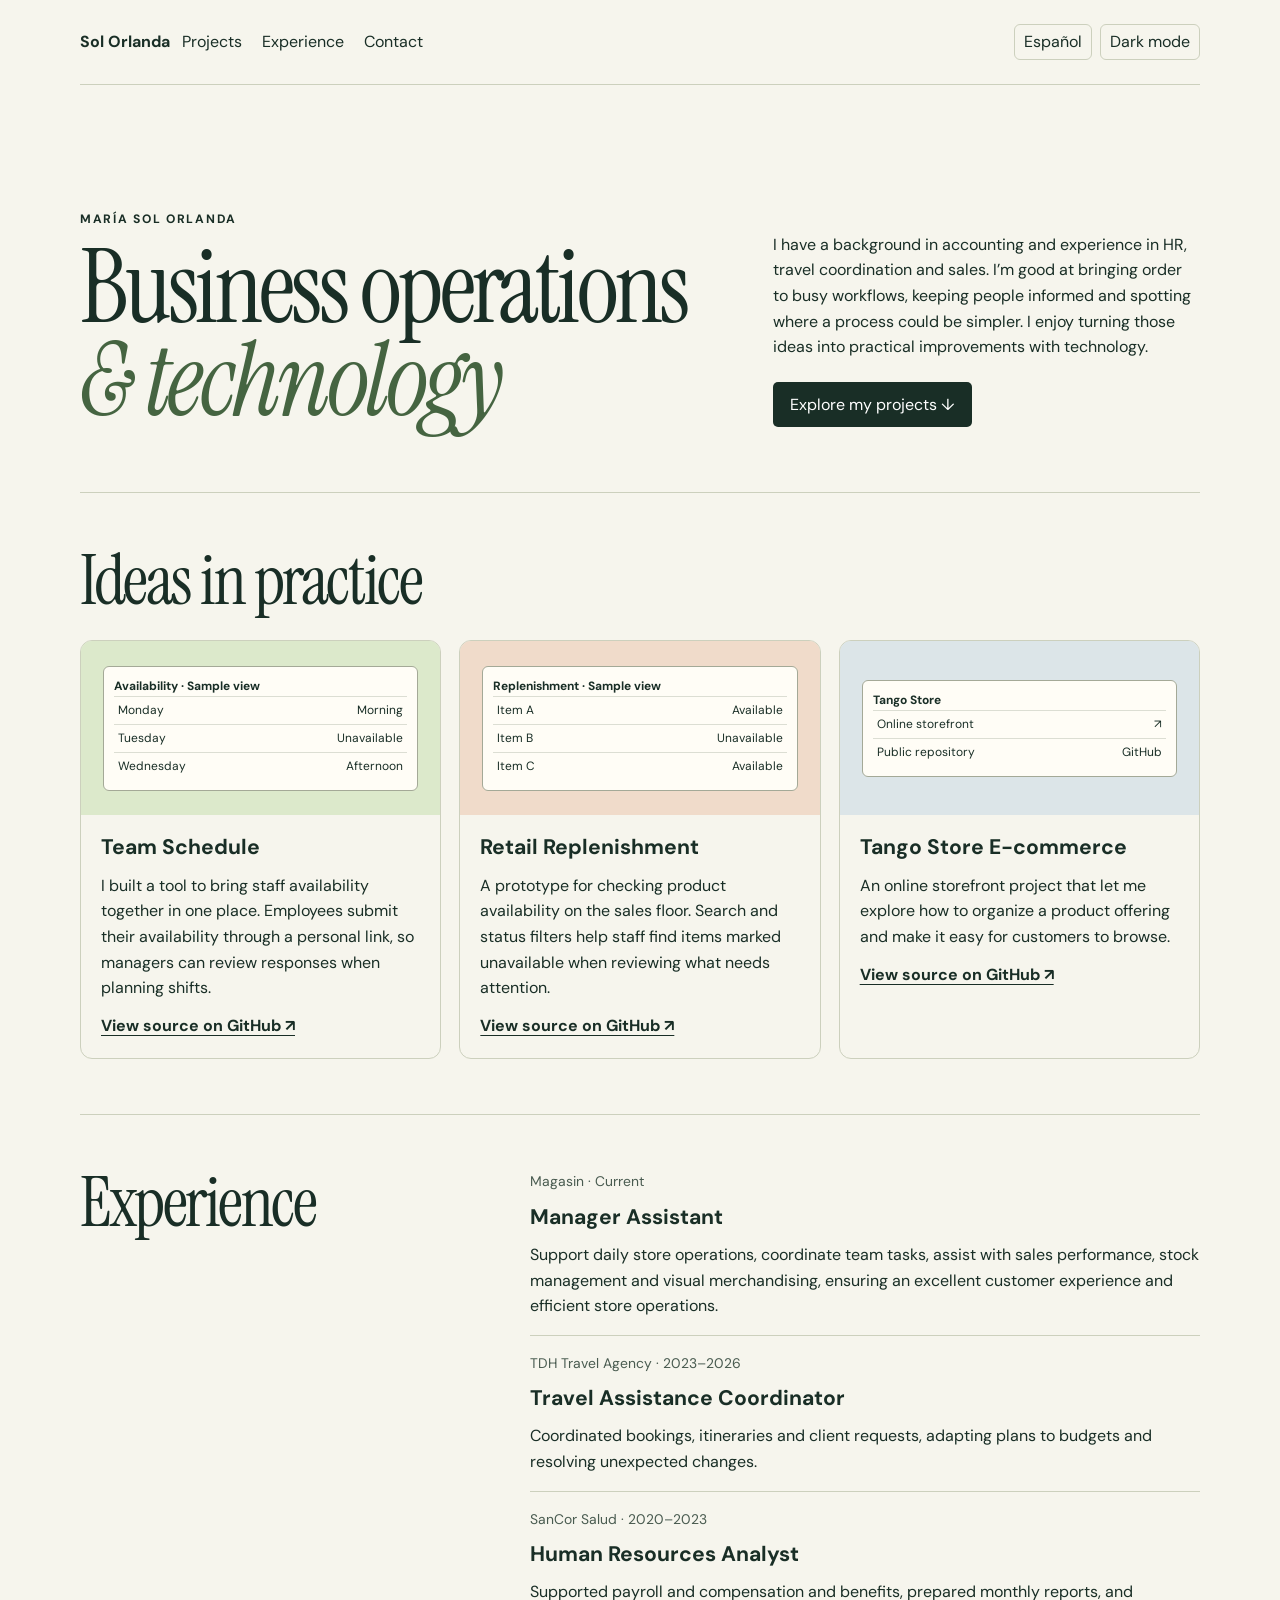
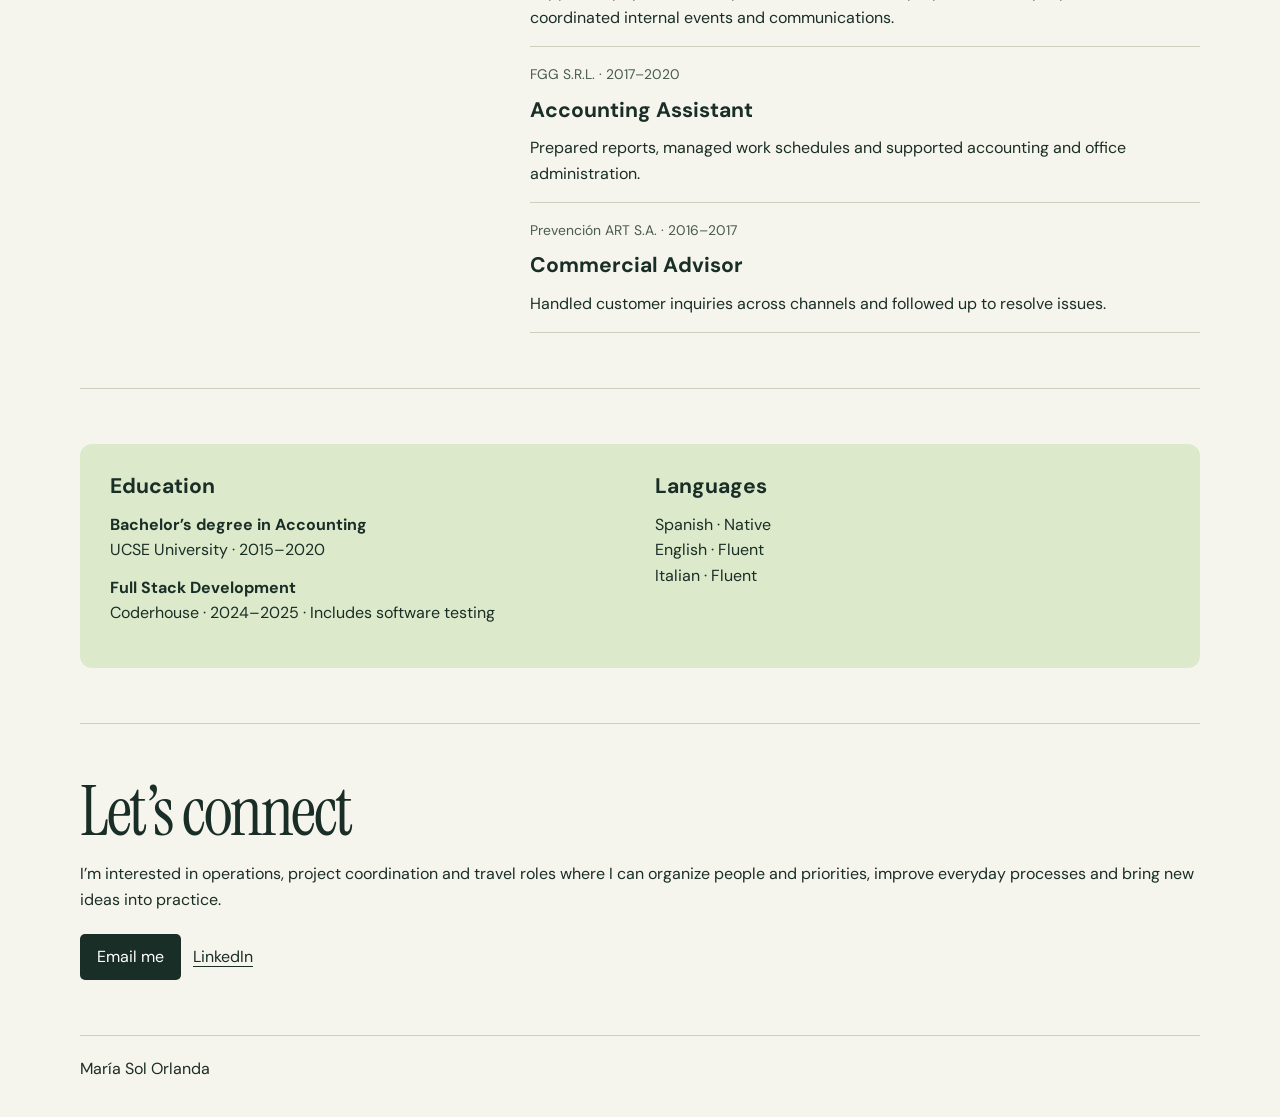
<file: index.html>
<!doctype html>
<html lang="en">
<head>
<meta charset="utf-8">
<meta name="viewport" content="width=device-width,initial-scale=1">
<meta name="description" content="Sol Orlanda’s portfolio in business operations, coordination and practical innovation.">
<title>Sol Orlanda | Business Operations &amp; Technology</title>
<script src="/preferences.js"></script>
<link rel="stylesheet" href="/style.css">

</head>
<body>
<nav aria-label="Main navigation"><a href="#home"><strong>Sol Orlanda</strong></a><div class="nav-links"><a href="#work">Projects</a><a href="#experience">Experience</a><a href="#contact">Contact</a></div><div class="preferences"><a id="language" href="/es/" lang="es">Español</a><button id="theme" type="button" aria-pressed="false" hidden>Dark mode</button></div></nav>
<main id="home">
<header class="hero">
<div><p class="eyebrow">María Sol Orlanda</p><h1>Business operations <em>&amp; technology</em></h1></div>
<div><p>I have a background in accounting and experience in HR, travel coordination and sales. I’m good at bringing order to busy workflows, keeping people informed and spotting where a process could be simpler. I enjoy turning those ideas into practical improvements with technology.</p><a class="button" href="#work">Explore my projects ↓</a></div>
</header>
<section id="work"><h2>Ideas in practice</h2>
<div class="projects">
<article class="project"><div class="visual"><div class="mock" aria-hidden="true"><strong>Availability · Sample view</strong><div><span>Monday</span><span>Morning</span></div><div><span>Tuesday</span><span>Unavailable</span></div><div><span>Wednesday</span><span>Afternoon</span></div></div></div><div class="details"><h3>Team Schedule</h3><p>I built a tool to bring staff availability together in one place. Employees submit their availability through a personal link, so managers can review responses when planning shifts.</p><a href="https://github.com/solorlanda/team-schedule">View source on GitHub ↗</a></div></article>
<article class="project"><div class="visual peach"><div class="mock" aria-hidden="true"><strong>Replenishment · Sample view</strong><div><span>Item A</span><span>Available</span></div><div><span>Item B</span><span>Unavailable</span></div><div><span>Item C</span><span>Available</span></div></div></div><div class="details"><h3>Retail Replenishment</h3><p>A prototype for checking product availability on the sales floor. Search and status filters help staff find items marked unavailable when reviewing what needs attention.</p><a href="https://github.com/solorlanda/mango-replenishment">View source on GitHub ↗</a></div></article>
<article class="project"><div class="visual blue"><div class="mock" aria-hidden="true"><strong>Tango Store</strong><div><span>Online storefront</span><span>↗</span></div><div><span>Public repository</span><span>GitHub</span></div></div></div><div class="details"><h3>Tango Store E-commerce</h3><p>An online storefront project that let me explore how to organize a product offering and make it easy for customers to browse.</p><a href="https://github.com/solorlanda/TangoStoreEcommerce">View source on GitHub ↗</a></div></article>
</div></section>
<section id="experience" class="experience"><div><h2>Experience</h2></div><div>
<article class="job"><p class="meta">Magasin · Current</p><h3>Manager Assistant</h3><p>Support daily store operations, coordinate team tasks, assist with sales performance, stock management and visual merchandising, ensuring an excellent customer experience and efficient store operations.</p></article>
<article class="job"><p class="meta">TDH Travel Agency · 2023–2026</p><h3>Travel Assistance Coordinator</h3><p>Coordinated bookings, itineraries and client requests, adapting plans to budgets and resolving unexpected changes.</p></article>
<article class="job"><p class="meta">SanCor Salud · 2020–2023</p><h3>Human Resources Analyst</h3><p>Supported payroll and compensation and benefits, prepared monthly reports, and coordinated internal events and communications.</p></article>
<article class="job"><p class="meta">FGG S.R.L. · 2017–2020</p><h3>Accounting Assistant</h3><p>Prepared reports, managed work schedules and supported accounting and office administration.</p></article>
<article class="job"><p class="meta">Prevención ART S.A. · 2016–2017</p><h3>Commercial Advisor</h3><p>Handled customer inquiries across channels and followed up to resolve issues.</p></article>
</div></section>
<section aria-label="Education and languages"><div class="credentials"><div><h3>Education</h3><p><strong>Bachelor’s degree in Accounting</strong><br>UCSE University · 2015–2020</p><p><strong>Full Stack Development</strong><br>Coderhouse · 2024–2025 · Includes software testing</p></div><div><h3>Languages</h3><p>Spanish · Native<br>English · Fluent<br>Italian · Fluent</p></div></div></section>
<section class="contact" id="contact"><h2>Let’s connect</h2><p>I’m interested in operations, project coordination and travel roles where I can organize people and priorities, improve everyday processes and bring new ideas into practice.</p><a class="button" href="mailto:solorlanda@gmail.com">Email me</a> &nbsp; <a href="https://www.linkedin.com/in/solorlandadesarrollofrontend/">LinkedIn</a></section>
</main>
<footer>María Sol Orlanda</footer>
</body>
</html>
</file>
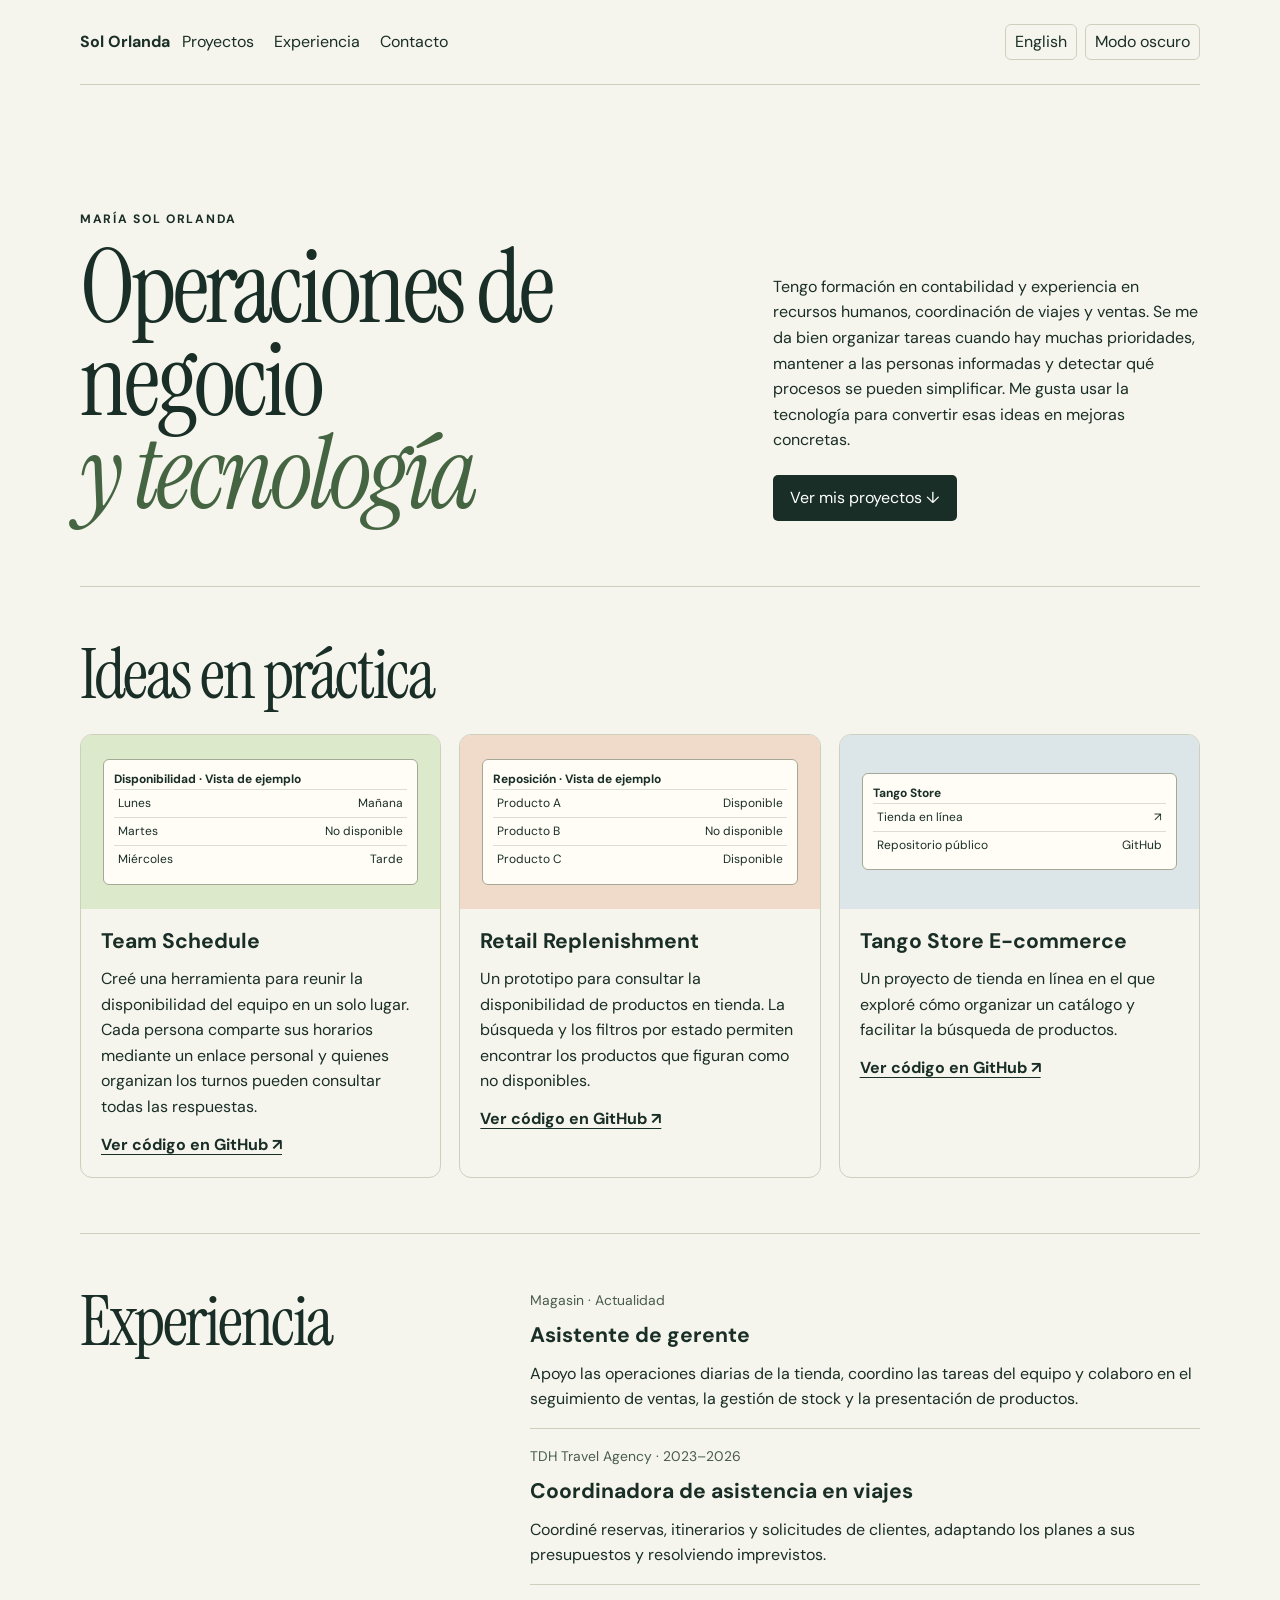
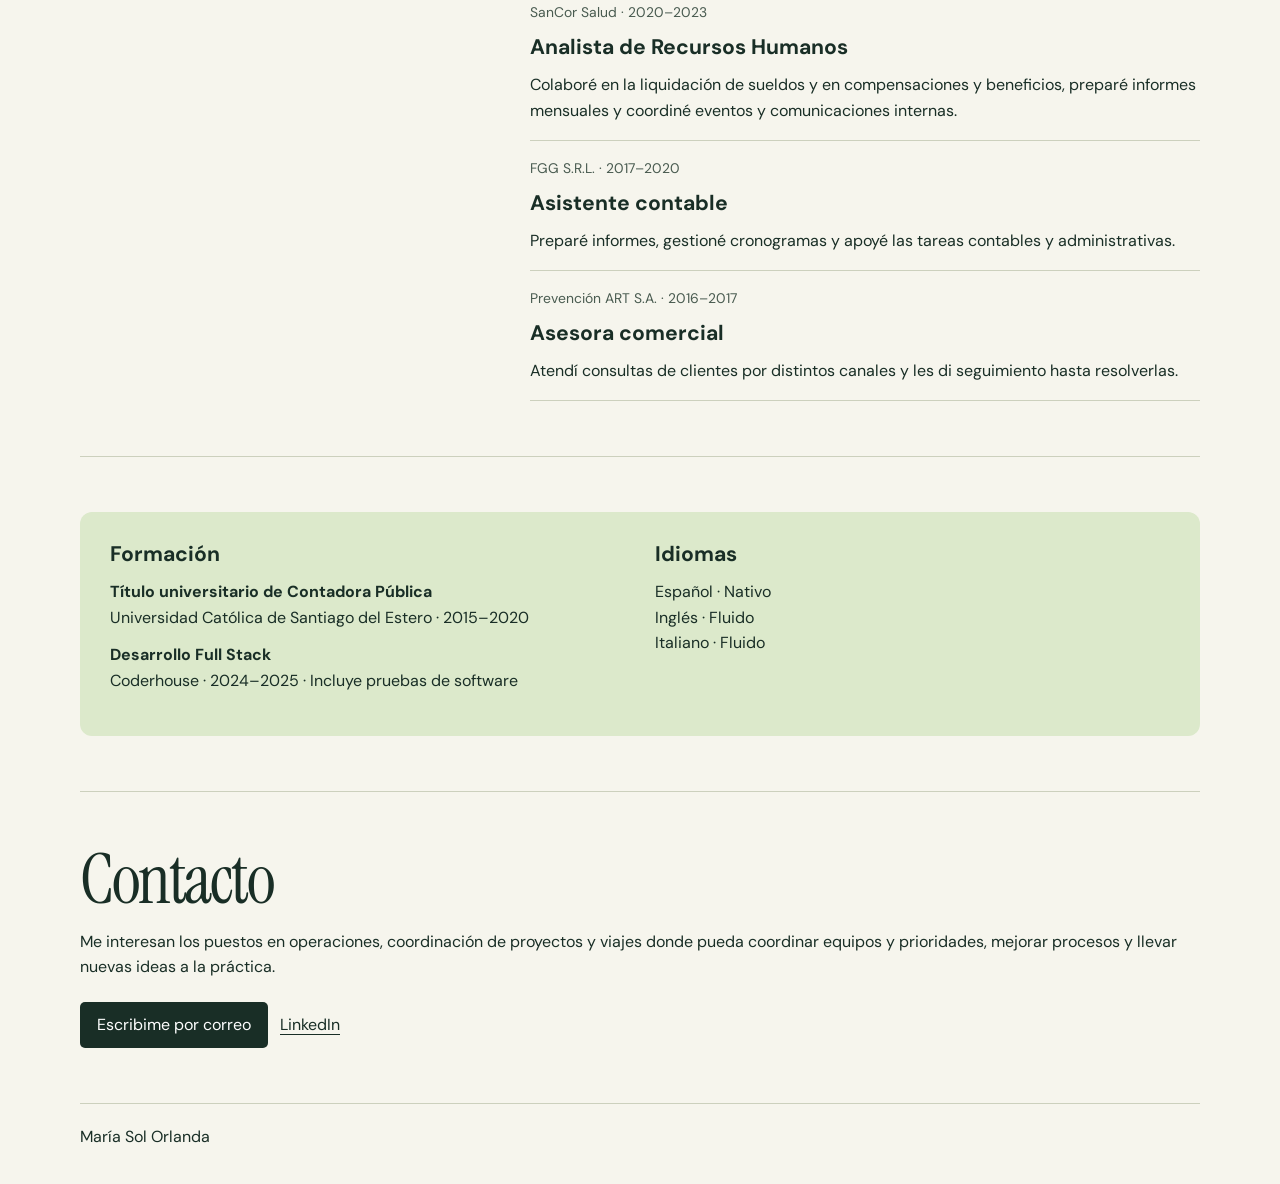
<file: es/index.html>
<!doctype html>
<html lang="es">
<head>
<meta charset="utf-8">
<meta name="viewport" content="width=device-width,initial-scale=1">
<meta name="description" content="Portfolio de Sol Orlanda sobre operaciones de negocio, coordinación e innovación.">
<title>Sol Orlanda | Operaciones de negocio y tecnología</title>
<script src="/preferences.js"></script>
<link rel="stylesheet" href="/style.css">

</head>
<body>
<nav aria-label="Navegación principal"><a href="#home"><strong>Sol Orlanda</strong></a><div class="nav-links"><a href="#work">Proyectos</a><a href="#experience">Experiencia</a><a href="#contact">Contacto</a></div><div class="preferences"><a id="language" href="/?lang=en" lang="en">English</a><button id="theme" type="button" aria-pressed="false" hidden>Modo oscuro</button></div></nav>
<main id="home">
<header class="hero">
<div><p class="eyebrow">María Sol Orlanda</p><h1>Operaciones de negocio <em>y tecnología</em></h1></div>
<div><p>Tengo formación en contabilidad y experiencia en recursos humanos, coordinación de viajes y ventas. Se me da bien organizar tareas cuando hay muchas prioridades, mantener a las personas informadas y detectar qué procesos se pueden simplificar. Me gusta usar la tecnología para convertir esas ideas en mejoras concretas.</p><a class="button" href="#work">Ver mis proyectos ↓</a></div>
</header>
<section id="work"><h2>Ideas en práctica</h2>
<div class="projects">
<article class="project"><div class="visual"><div class="mock" aria-hidden="true"><strong>Disponibilidad · Vista de ejemplo</strong><div><span>Lunes</span><span>Mañana</span></div><div><span>Martes</span><span>No disponible</span></div><div><span>Miércoles</span><span>Tarde</span></div></div></div><div class="details"><h3>Team Schedule</h3><p>Creé una herramienta para reunir la disponibilidad del equipo en un solo lugar. Cada persona comparte sus horarios mediante un enlace personal y quienes organizan los turnos pueden consultar todas las respuestas.</p><a href="https://github.com/solorlanda/team-schedule">Ver código en GitHub ↗</a></div></article>
<article class="project"><div class="visual peach"><div class="mock" aria-hidden="true"><strong>Reposición · Vista de ejemplo</strong><div><span>Producto A</span><span>Disponible</span></div><div><span>Producto B</span><span>No disponible</span></div><div><span>Producto C</span><span>Disponible</span></div></div></div><div class="details"><h3>Retail Replenishment</h3><p>Un prototipo para consultar la disponibilidad de productos en tienda. La búsqueda y los filtros por estado permiten encontrar los productos que figuran como no disponibles.</p><a href="https://github.com/solorlanda/mango-replenishment">Ver código en GitHub ↗</a></div></article>
<article class="project"><div class="visual blue"><div class="mock" aria-hidden="true"><strong>Tango Store</strong><div><span>Tienda en línea</span><span>↗</span></div><div><span>Repositorio público</span><span>GitHub</span></div></div></div><div class="details"><h3>Tango Store E-commerce</h3><p>Un proyecto de tienda en línea en el que exploré cómo organizar un catálogo y facilitar la búsqueda de productos.</p><a href="https://github.com/solorlanda/TangoStoreEcommerce">Ver código en GitHub ↗</a></div></article>
</div></section>
<section id="experience" class="experience"><div><h2>Experiencia</h2></div><div>
<article class="job"><p class="meta">Magasin · Actualidad</p><h3>Asistente de gerente</h3><p>Apoyo las operaciones diarias de la tienda, coordino las tareas del equipo y colaboro en el seguimiento de ventas, la gestión de stock y la presentación de productos.</p></article>
<article class="job"><p class="meta">TDH Travel Agency · 2023–2026</p><h3>Coordinadora de asistencia en viajes</h3><p>Coordiné reservas, itinerarios y solicitudes de clientes, adaptando los planes a sus presupuestos y resolviendo imprevistos.</p></article>
<article class="job"><p class="meta">SanCor Salud · 2020–2023</p><h3>Analista de Recursos Humanos</h3><p>Colaboré en la liquidación de sueldos y en compensaciones y beneficios, preparé informes mensuales y coordiné eventos y comunicaciones internas.</p></article>
<article class="job"><p class="meta">FGG S.R.L. · 2017–2020</p><h3>Asistente contable</h3><p>Preparé informes, gestioné cronogramas y apoyé las tareas contables y administrativas.</p></article>
<article class="job"><p class="meta">Prevención ART S.A. · 2016–2017</p><h3>Asesora comercial</h3><p>Atendí consultas de clientes por distintos canales y les di seguimiento hasta resolverlas.</p></article>
</div></section>
<section aria-label="Formación e idiomas"><div class="credentials"><div><h3>Formación</h3><p><strong>Título universitario de Contadora Pública</strong><br>Universidad Católica de Santiago del Estero · 2015–2020</p><p><strong>Desarrollo Full Stack</strong><br>Coderhouse · 2024–2025 · Incluye pruebas de software</p></div><div><h3>Idiomas</h3><p>Español · Nativo<br>Inglés · Fluido<br>Italiano · Fluido</p></div></div></section>
<section class="contact" id="contact"><h2>Contacto</h2><p>Me interesan los puestos en operaciones, coordinación de proyectos y viajes donde pueda coordinar equipos y prioridades, mejorar procesos y llevar nuevas ideas a la práctica.</p><a class="button" href="mailto:solorlanda@gmail.com">Escribime por correo</a> &nbsp; <a href="https://www.linkedin.com/in/solorlandadesarrollofrontend/">LinkedIn</a></section>
</main>
<footer>María Sol Orlanda</footer>
</body>
</html>
</file>
<file: style.css>
@import url('https://fonts.googleapis.com/css2?family=DM+Sans:wght@400;500;600;700&family=Instrument+Serif:ital@0;1&display=swap');
:root{--ink:#192e26;--paper:#f6f5ed;--green:#dce9cb;--line:#ccd0bd}
*{box-sizing:border-box}body{margin:0;background:var(--paper);color:var(--ink);font:1rem/1.6 'DM Sans',sans-serif}a{color:inherit;text-underline-offset:.25em}a:focus-visible{outline:2px solid #724423;outline-offset:5px}main,nav,footer{width:min(1120px,90%);margin:auto}nav{display:flex;justify-content:space-between;gap:12px;align-items:center;padding:24px 0;border-bottom:1px solid var(--line)}nav div{display:flex;flex-wrap:wrap;gap:20px}nav a{text-decoration:none}nav a:hover{text-decoration:underline}.hero{padding:clamp(55px,10vw,125px) 0 65px;display:grid;grid-template-columns:1.55fr 1fr;align-items:end;gap:32px}h1,h2{font:400 clamp(3rem,8vw,7.4rem)/.91 'Instrument Serif',Georgia,serif;margin:0;letter-spacing:-.035em}h1 em{display:block;color:#456441}h2{font-size:clamp(2.8rem,5.5vw,5.1rem)}h3,p{margin:0 0 12px}h3{font-size:1.32rem;line-height:1.2}.eyebrow{font-size:.76rem;font-weight:700;letter-spacing:.14em;text-transform:uppercase}.button{display:inline-block;background:var(--ink);color:white;padding:10px 17px;border-radius:5px;text-decoration:none;margin-top:10px}.button:hover{background:#385b49}section{padding:55px 0;border-top:1px solid var(--line)}.projects{display:grid;grid-template-columns:repeat(3,1fr);gap:18px;margin-top:28px}.project{display:flex;flex-direction:column;border:1px solid var(--line);border-radius:12px;overflow:hidden}.visual{min-height:174px;display:grid;align-content:center;padding:22px;background:var(--green)}.visual.peach{background:#f0dbca}.visual.blue{background:#dce5e8}.mock{background:#fffdf6;border:1px solid #a4a997;border-radius:6px;padding:10px;font-size:.75rem}.mock div{display:flex;justify-content:space-between;gap:8px;padding:4px;border-top:1px solid #dcded3}.details{padding:20px;flex:1}.details a{font-weight:700}.experience{display:grid;grid-template-columns:1fr 1.6fr;gap:32px}.job{border-bottom:1px solid var(--line);padding:16px 0}.job:first-child{padding-top:0}.job p:last-child{margin-bottom:0}.meta{color:#495b50;font-size:.87rem}.credentials{display:grid;grid-template-columns:1fr 1fr;gap:30px;background:var(--green);padding:30px;border-radius:12px}.contact p{margin-top:18px}footer{padding:20px 0 35px;border-top:1px solid var(--line)}@media(max-width:760px){.hero,.experience,.projects{grid-template-columns:1fr}.visual{min-height:130px}}@media(max-width:460px){nav{align-items:flex-start}nav div{gap:8px 12px}.credentials{grid-template-columns:1fr}}

nav .preferences{margin-left:auto;gap:8px;justify-content:flex-end}
.preferences a,.preferences button{font:inherit;color:inherit;background:transparent;border:1px solid var(--line);border-radius:6px;padding:4px 9px;white-space:nowrap;cursor:pointer}
.preferences button:focus-visible{outline:2px solid currentColor;outline-offset:3px}
@media(max-width:650px){nav{flex-wrap:wrap}nav .nav-links{order:3;width:100%;gap:16px}}
:root[data-theme="dark"]{color-scheme:dark;--ink:#e6eddf;--paper:#17231d;--green:#263e30;--line:#4b5e51}
[data-theme="dark"] h1 em{color:#b8d5a5}
[data-theme="dark"] .meta{color:#bdcabc}
[data-theme="dark"] .visual.peach{background:#473429}
[data-theme="dark"] .visual.blue{background:#293b44}
[data-theme="dark"] .mock{background:#202e26;border-color:var(--line)}
[data-theme="dark"] .mock div{border-color:var(--line)}
[data-theme="dark"] .button{background:#c7ddb9;color:#17231d}
[data-theme="dark"] .button:hover{background:#dbeacb}
[data-theme="dark"] a:focus-visible{outline-color:#e9bb91}
</file>
